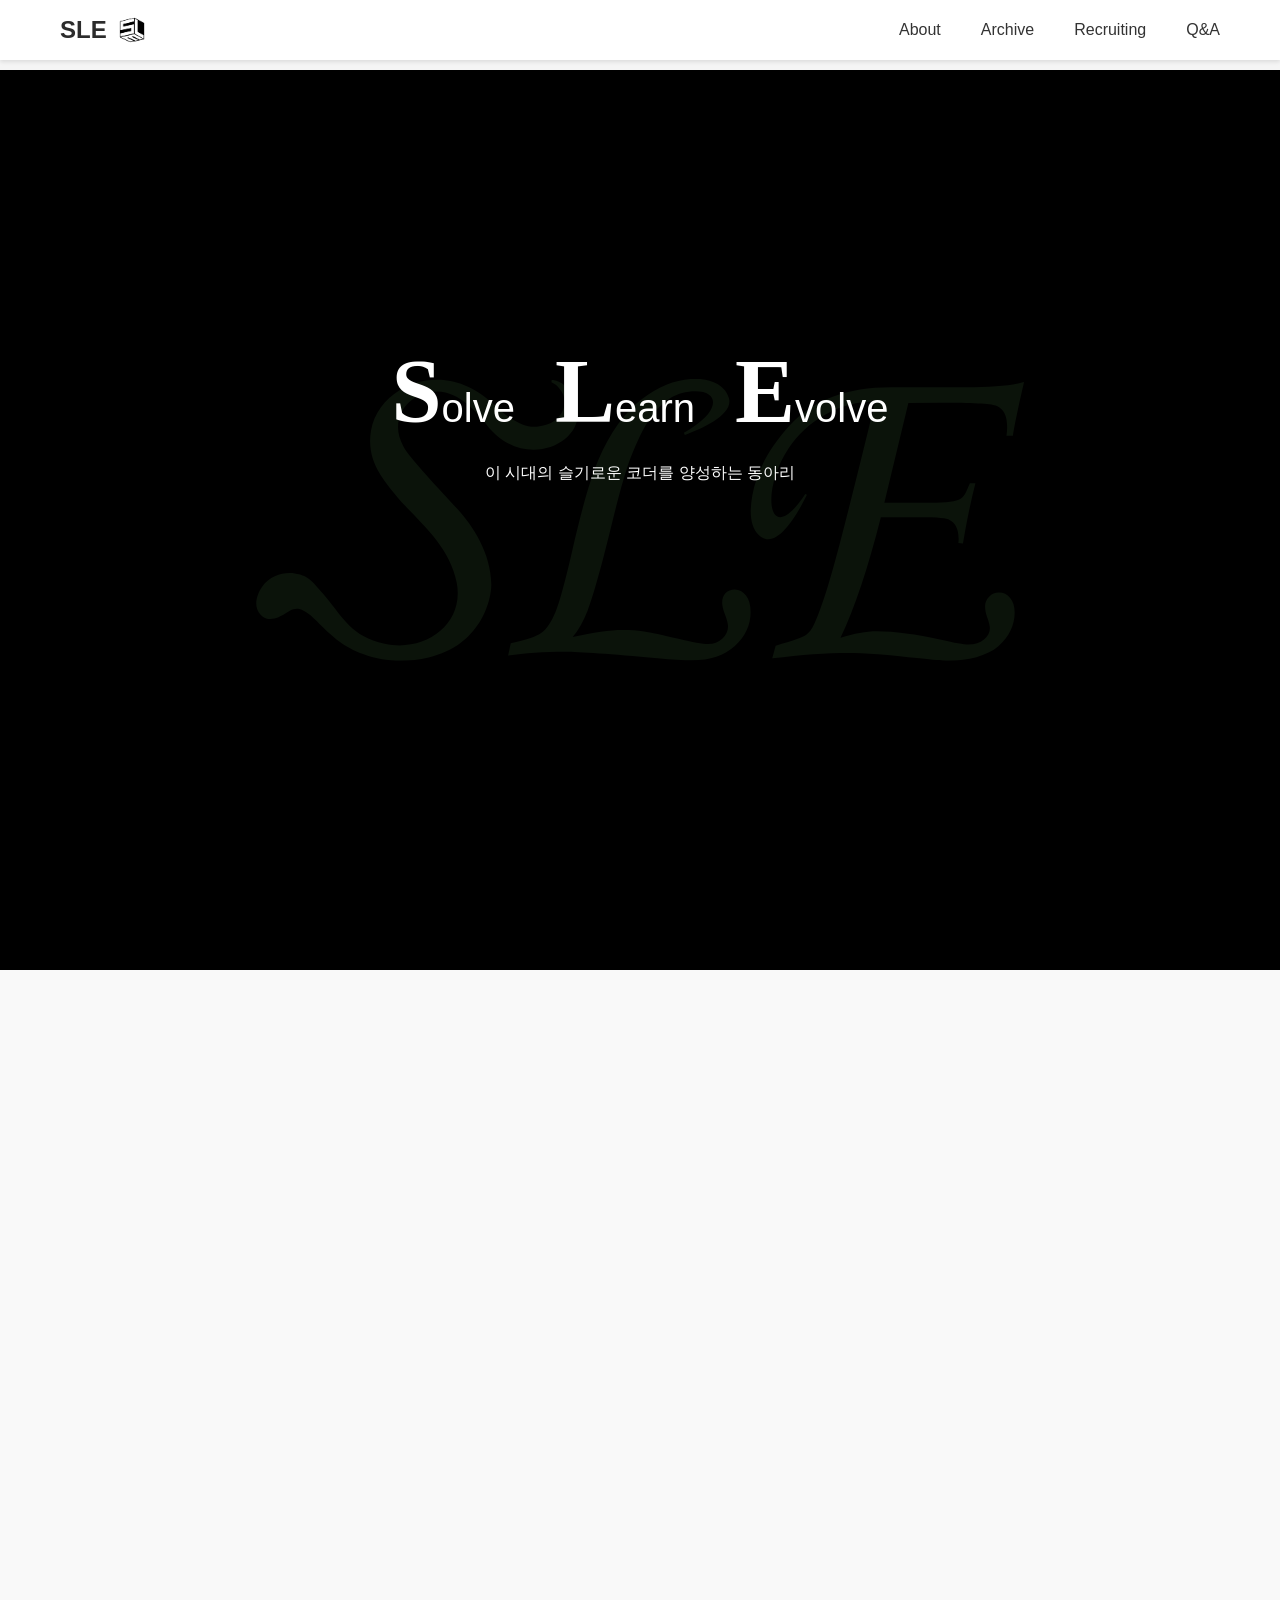
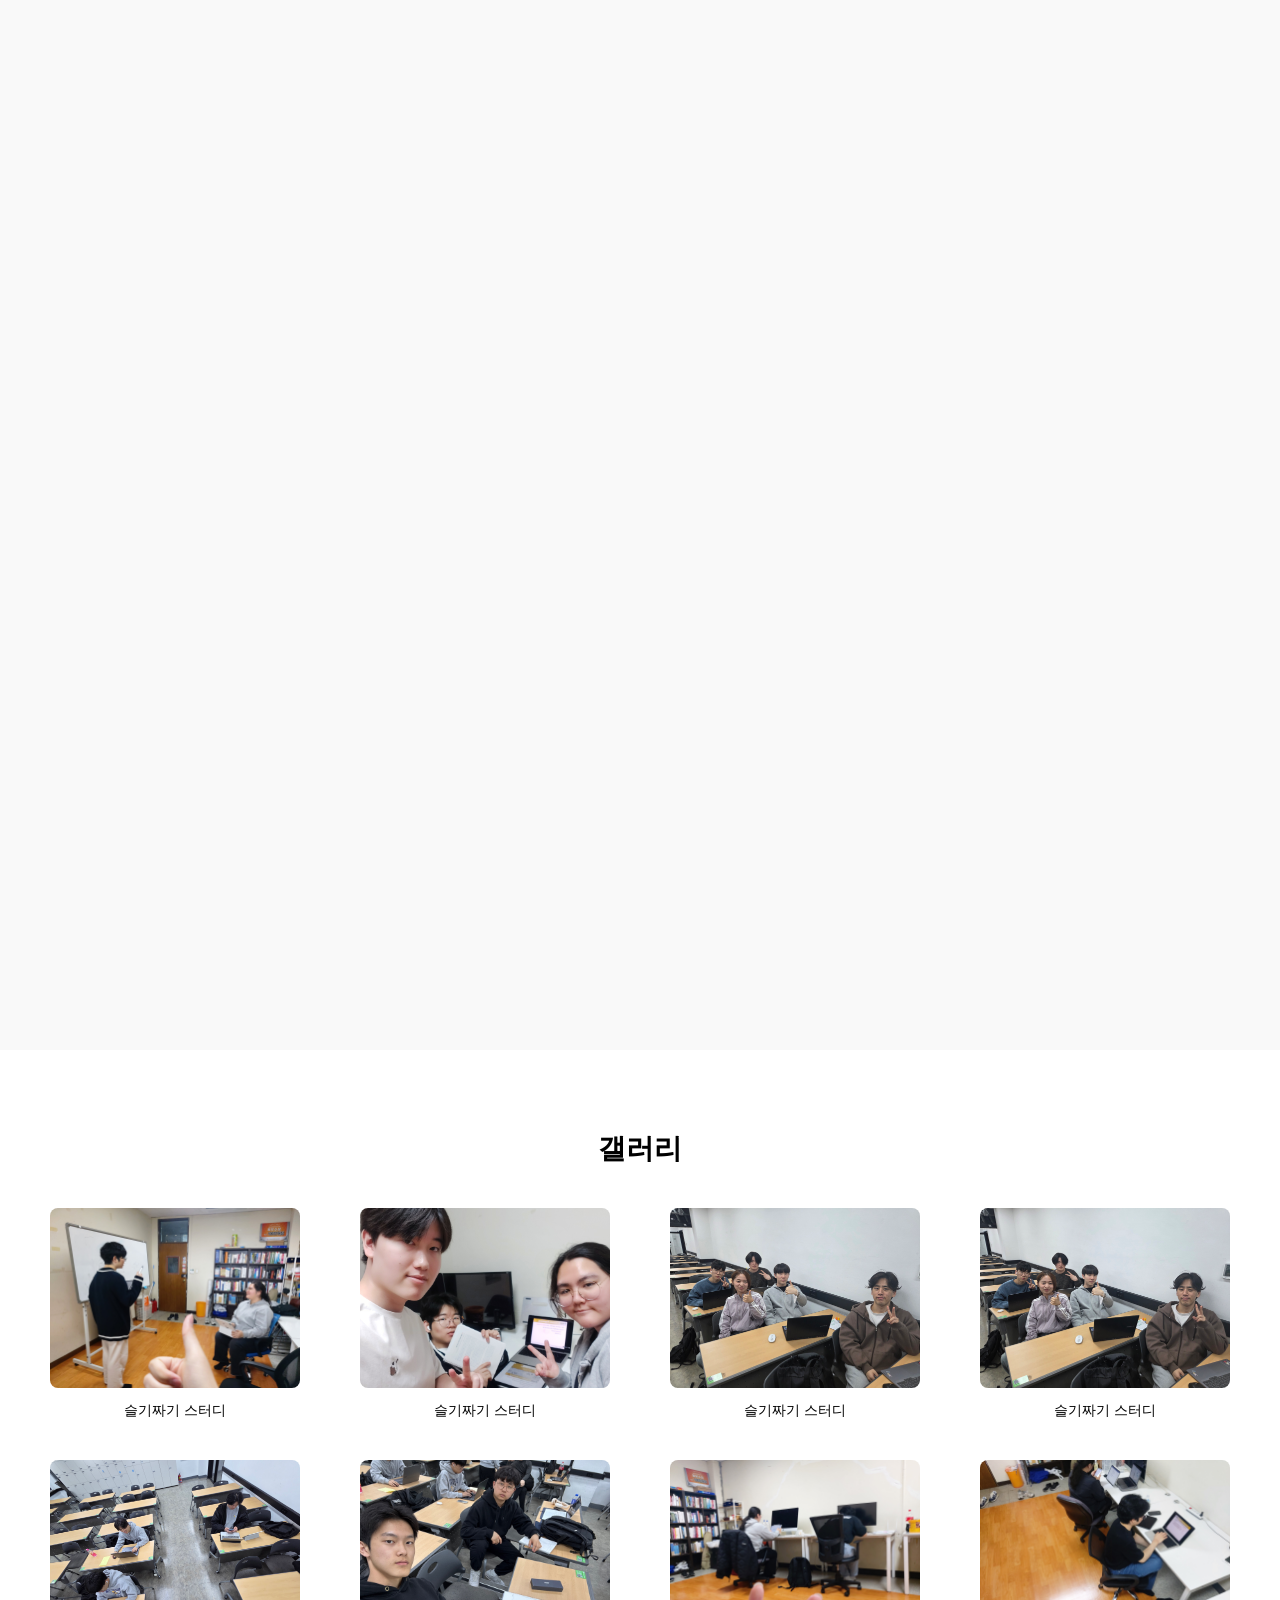
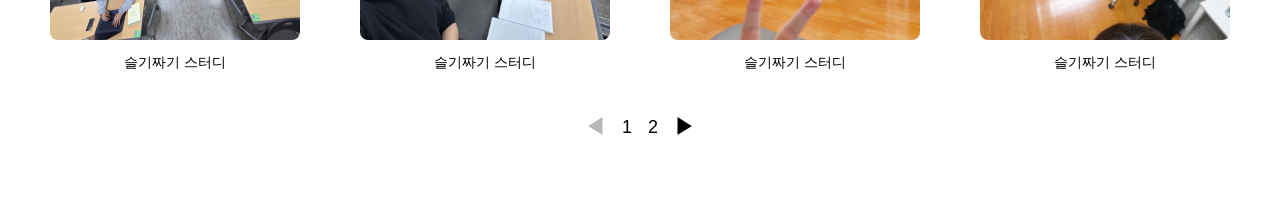
<file: html/about.html>
<!DOCTYPE html>
<html lang="ko">
<head>
  <meta charset="UTF-8" />
  <meta name="viewport" content="width=device-width, initial-scale=1.0" />
  <title>소개 페이지</title>
  <link rel="stylesheet" href="../css/about.css" />
  <link rel="stylesheet" href="../css/header.css">
</head>
<body>

  <header class="header">
    <div class="container">
      <a href="./index.html" class="logo">
        <span class="logo-text">SLE</span>
        <img src="../img/logo.png" alt="SLE Cube Logo" class="logo-img">
      </a>
      <nav class="nav">
        <a href="./about.html">About</a>
        <a href="./project.html">Archive</a>
        <a href="./recruit.html">Recruiting</a>
        <a href="./qna.html">Q&A</a>
      </nav>
    </div>
  </header>

  <!-- Hero 섹션 -->
  <section class="hero">
    <img src="../img/logo.svg" alt="SLE 로고" class="logo-image" />
    <div class="overlay"></div>
    <div class="overlay-text">
      <span class="word"><strong>S</strong>olve</span>
      <span class="word"><strong>L</strong>earn</span>
      <span class="word"><strong>E</strong>volve</span>
    </div>
    <p class="subtitle">이 시대의 슬기로운 코더를 양성하는 동아리</p>
  </section>

  <!-- 활동 섹션 -->
  <section class="slide-container">
    <div class="scroll-wrapper">
      <div class="slider-track" id="sliderTrack">
        <div class="card"><img src="../img/meeting.svg" /><h3>정모</h3><p>매주 화요일 19:00 ~ 20:30 전체 동아리원이 모여 친목 시간을 갖습니다.</p></div>
        <div class="card"><img src="../img/study.svg" /><h3>스터디</h3><p>슬기짜기에서는 학년별 필수 스터디, 직군별 필수 스터디를 진행합니다.</p></div>
        <div class="card"><img src="../img/outing.svg" /><h3>아웃팅</h3><p>동아리원들이 함께 학교 밖으로 나가 즐기는 친목 활동입니다.</p></div>
        <div class="card"><img src="../img/project.svg" /><h3>방학 프로젝트</h3><p>3주간 몰입하는, 내가 주도하는 진짜 프로젝트</p></div>
        <div class="card"><img src="../img/endparty.svg" /><h3>슬년회</h3><p>방학 프로젝트의 마지막 주, 완성된 프로젝트를 발표하고 OB들과 소통합니다.</p></div>
      </div>
    </div>
  </section>

  <!-- 갤러리 섹션 추가 -->
  <section class="gallery-section">
    <h2 class="gallery-title">갤러리</h2>

    <div class="gallery-grid" id="galleryGrid">
      <!-- 자바스크립트로 삽입될 이미지들 -->
    </div>

    <div class="pagination" id="pagination">
      <button id="prevPage">&#9664;</button>
      <span class="page-number active" data-page="1">1</span>
      <span class="page-number" data-page="2">2</span>
      <button id="nextPage">&#9654;</button>
    </div>
  </section>

  <!-- JS -->
  <script>
    const track = document.getElementById('sliderTrack');
    const slideSection = document.querySelector('.slide-container');

    window.addEventListener('scroll', () => {
      const sectionTop = slideSection.offsetTop;
      const sectionHeight = slideSection.offsetHeight;
      const scrollY = window.scrollY;

      const visibleHeight = sectionHeight - window.innerHeight;
      const startScroll = sectionTop + visibleHeight * 0.3333;
      const endScroll = sectionTop + visibleHeight * 0.6666;

      const maxTranslateX = track.scrollWidth - window.innerWidth;

      if (scrollY < startScroll) {
        track.style.transform = `translateX(0px)`;
      } else if (scrollY >= endScroll) {
        track.style.transform = `translateX(-${maxTranslateX}px)`;
      } else {
        const percent = (scrollY - startScroll) / (endScroll - startScroll);
        track.style.transform = `translateX(-${percent * maxTranslateX}px)`;
      }
    });

    window.addEventListener('load', () => {
      const trackWidth = track.scrollWidth;
      document.querySelector('.slide-container').style.height = trackWidth + 'px';
    });

    // 갤러리 페이지네이션
    const imagesPerPage = 8;
    const totalImages = 16;
    const galleryGrid = document.getElementById('galleryGrid');
    const pageNumbers = document.querySelectorAll('.page-number');
    const prevBtn = document.getElementById('prevPage');
    const nextBtn = document.getElementById('nextPage');

    function loadGalleryPage(page) {
      galleryGrid.innerHTML = '';
      const start = (page - 1) * imagesPerPage + 1;
      const end = Math.min(start + imagesPerPage - 1, totalImages);

      for (let i = start; i <= end; i++) {
        const card = document.createElement('div');
        card.className = 'gallery-card';
        card.innerHTML = `
          <img src="../img/gallery/${i}.jpg" alt="슬기짜기 스터디 ${i}" class="placeholder" />
          <p>슬기짜기 스터디</p>
        `;
        galleryGrid.appendChild(card);
      }

      pageNumbers.forEach(span => span.classList.remove('active'));
      document.querySelector(`.page-number[data-page="${page}"]`).classList.add('active');

      prevBtn.disabled = (page === 1);
      nextBtn.disabled = (page === Math.ceil(totalImages / imagesPerPage));
    }

    loadGalleryPage(1);

    pageNumbers.forEach(span => {
      span.addEventListener('click', () => {
        const page = parseInt(span.dataset.page);
        loadGalleryPage(page);
      });
    });

    prevBtn.addEventListener('click', () => {
      const current = parseInt(document.querySelector('.page-number.active').dataset.page);
      if (current > 1) loadGalleryPage(current - 1);
    });

    nextBtn.addEventListener('click', () => {
      const current = parseInt(document.querySelector('.page-number.active').dataset.page);
      if (current < Math.ceil(totalImages / imagesPerPage)) loadGalleryPage(current + 1);
    });
  </script>

</body>
</html>
</file>
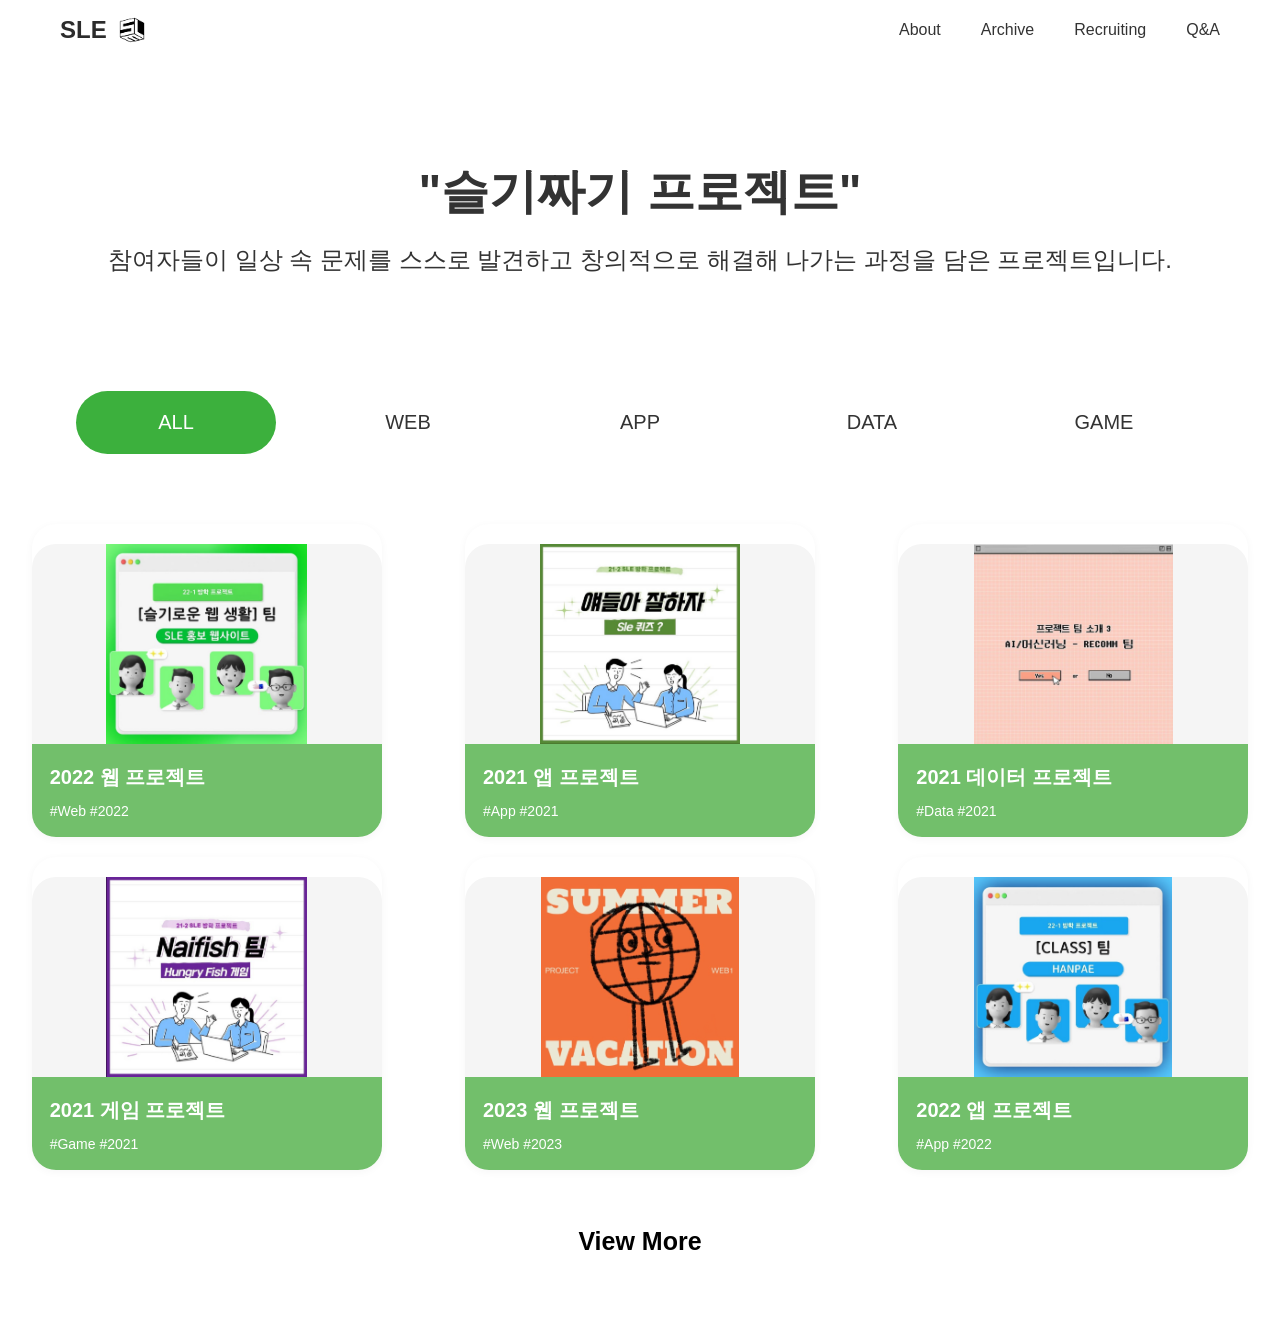
<file: html/project.html>
<!DOCTYPE html>
<html lang="ko">

<head>
    <meta charset="UTF-8">
    <meta name="viewport" content="width=device-width, initial-scale=1.0">
    <title>슬기짜기 프로젝트</title>
    <link rel="stylesheet" href="../css/project.css">
    <link rel="stylesheet" href="../css/project-imgbox.css">
    <style>
        * {
            margin: 0;
            padding: 0;
            box-sizing: border-box;
        }

        body {
            font-family: Arial, sans-serif;
            background-color: #f5f5f5;
        }

        .header {
            background-color: white;
            padding: 15px 0;
            box-shadow: 0 2px 4px rgba(0, 0, 0, 0.1);
        }

        .container {
            max-width: 1200px;
            margin: 0 auto;
            padding: 0 20px;
            display: flex;
            justify-content: space-between;
            align-items: center;
        }

        .logo {
            display: flex;
            align-items: center;
            text-decoration: none;
        }

        .logo-text {
            color: #2c2c2c;
            font-size: 24px;
            font-weight: bold;
            margin-right: 10px;
        }

        .logo-img {
            width: 30px;
            height: 30px;
            object-fit: contain;
        }

        .nav {
            display: flex;
            gap: 40px;
        }

        .nav a {
            color: #333;
            text-decoration: none;
            font-size: 16px;
            transition: color 0.3s ease;
        }

        .nav a:hover {
            color: #666;
        }

        /* 반응형 디자인 */
        @media (max-width: 768px) {
            .container {
                flex-direction: column;
                gap: 20px;
            }

            .nav {
                gap: 20px;
            }
        }
    </style>
</head>

<body>
    <header class="header">
        <div class="container">
            <a href="./index.html" class="logo">
                <span class="logo-text">SLE</span>
                <img src="../img/logo.png" alt="SLE Cube Logo" class="logo-img">
            </a>
            <nav class="nav">
                <a href="./about.html">About</a>
                <a href="./project.html">Archive</a>
                <a href="./recruit.html">Recruiting</a>
                <a href="./qna.html">Q&A</a>
            </nav>
        </div>
    </header>
    <main class="project-main">
        <div class="project-header">
            <h1 id="title" class="title-slegizzagi">"슬기짜기 프로젝트"</h1>
            <p class="subtitle-slegizzagi">참여자들이 일상 속 문제를 스스로 발견하고 창의적으로 해결해 나가는 과정을 담은 프로젝트입니다.</p>
        </div>
        <nav class="category-menu">
            <ul class="category-list">
                <li><button class="active" id="category-item1">ALL</button></li>
                <li><button id="category-item2">WEB</button></li>
                <li><button id="category-item3">APP</button></li>
                <li><button id="category-item4">DATA</button></li>
                <li><button id="category-item5">GAME</button></li>
            </ul>
        </nav>

        <div class="project-card-container">
            <div class="project-card" data-id="1" data-category="WEB">
                <div class="project-image">
                    <img src="../img/project/2022-web1.jpeg" alt="사진" class="image-text">
                </div>
                <div class="project-info">
                    <div class="project-meta">
                        <p class="project-meta-title">2022 웹 프로젝트</p>
                    </div>
                    <div class="project-tags">
                        #Web #2022
                    </div>
                </div>
            </div>

            <div class="project-card" data-id="2" data-category="APP">
                <div class="project-image">
                    <img src="../img/project/2021-app1.jpeg" alt="사진" class="image-text">
                </div>
                <div class="project-info">
                    <div class="project-meta">
                        <p class="project-meta-title">2021 앱 프로젝트</p>
                    </div>
                    <div class="project-tags">
                        #App #2021
                    </div>
                </div>
            </div>

            <div class="project-card" data-id="3" data-category="DATA">
                <div class="project-image">
                    <img src="../img/project/2021-data1.jpeg" alt="사진" class="image-text">
                </div>
                <div class="project-info">
                    <div class="project-meta">
                        <p class="project-meta-title">2021 데이터 프로젝트</p>
                    </div>
                    <div class="project-tags">
                        #Data #2021
                    </div>
                </div>
            </div>

            <div class="project-card" data-id="4" data-category="GAME">
                <div class="project-image">
                    <img src="../img/project/2021-game1.jpeg" alt="사진" class="image-text">
                </div>
                <div class="project-info">
                    <div class="project-meta">
                        <p class="project-meta-title">2021 게임 프로젝트</p>
                    </div>
                    <div class="project-tags">
                        #Game #2021
                    </div>
                </div>
            </div>

            <div class="project-card" data-id="5" data-category="WEB">
                <div class="project-image">
                    <img src="../img/project/2023-web1.jpeg" alt="사진" class="image-text">
                </div>
                <div class="project-info">
                    <div class="project-meta">
                        <p class="project-meta-title">2023 웹 프로젝트</p>
                    </div>
                    <div class="project-tags">
                        #Web #2023
                    </div>
                </div>
            </div>

            <div class="project-card" data-id="6" data-category="APP">
                <div class="project-image">
                    <img src="../img/project/2022-app1.jpeg" alt="사진" class="image-text">
                </div>
                <div class="project-info">
                    <div class="project-meta">
                        <p class="project-meta-title">2022 앱 프로젝트</p>
                    </div>
                    <div class="project-tags">
                        #App #2022
                    </div>
                </div>
            </div>

            <div class="project-card hidden" data-id="7" data-category="APP">
                <div class="project-image">
                    <img src="../img/project/2023-app2.jpeg" alt="사진" class="image-text">
                </div>
                <div class="project-info">
                    <div class="project-meta">
                        <p class="project-meta-title">2023 앱 프로젝트</p>
                    </div>
                    <div class="project-tags">
                        #App #2023
                    </div>
                </div>
            </div>



            <div class="project-card hidden" data-id="8" data-category="DATA">
                <div class="project-image">
                    <img src="../img/project/2023-data1.jpeg" alt="사진" class="image-text">
                </div>
                <div class="project-info">
                    <div class="project-meta">
                        <p class="project-meta-title">2023 데이터 프로젝트</p>
                    </div>
                    <div class="project-tags">
                        #Data #2023
                    </div>
                </div>
            </div>

            <div class="project-card hidden" data-id="9" data-category="WEB">
                <div class="project-image">
                    <img src="../img/project/2023-web2.jpeg" alt="사진" class="image-text">
                </div>
                <div class="project-info">
                    <div class="project-meta">
                        <p class="project-meta-title">2023 웹 프로젝트</p>
                    </div>
                    <div class="project-tags">
                        #Web #2023
                    </div>
                </div>
            </div>
        </div>
        <div class="view-more-container">
            <button class="view-more">View More</button>
        </div>
    </main>
    <script type="module" src="../scripts/project.js"></script>
</body>

</html>
</file>
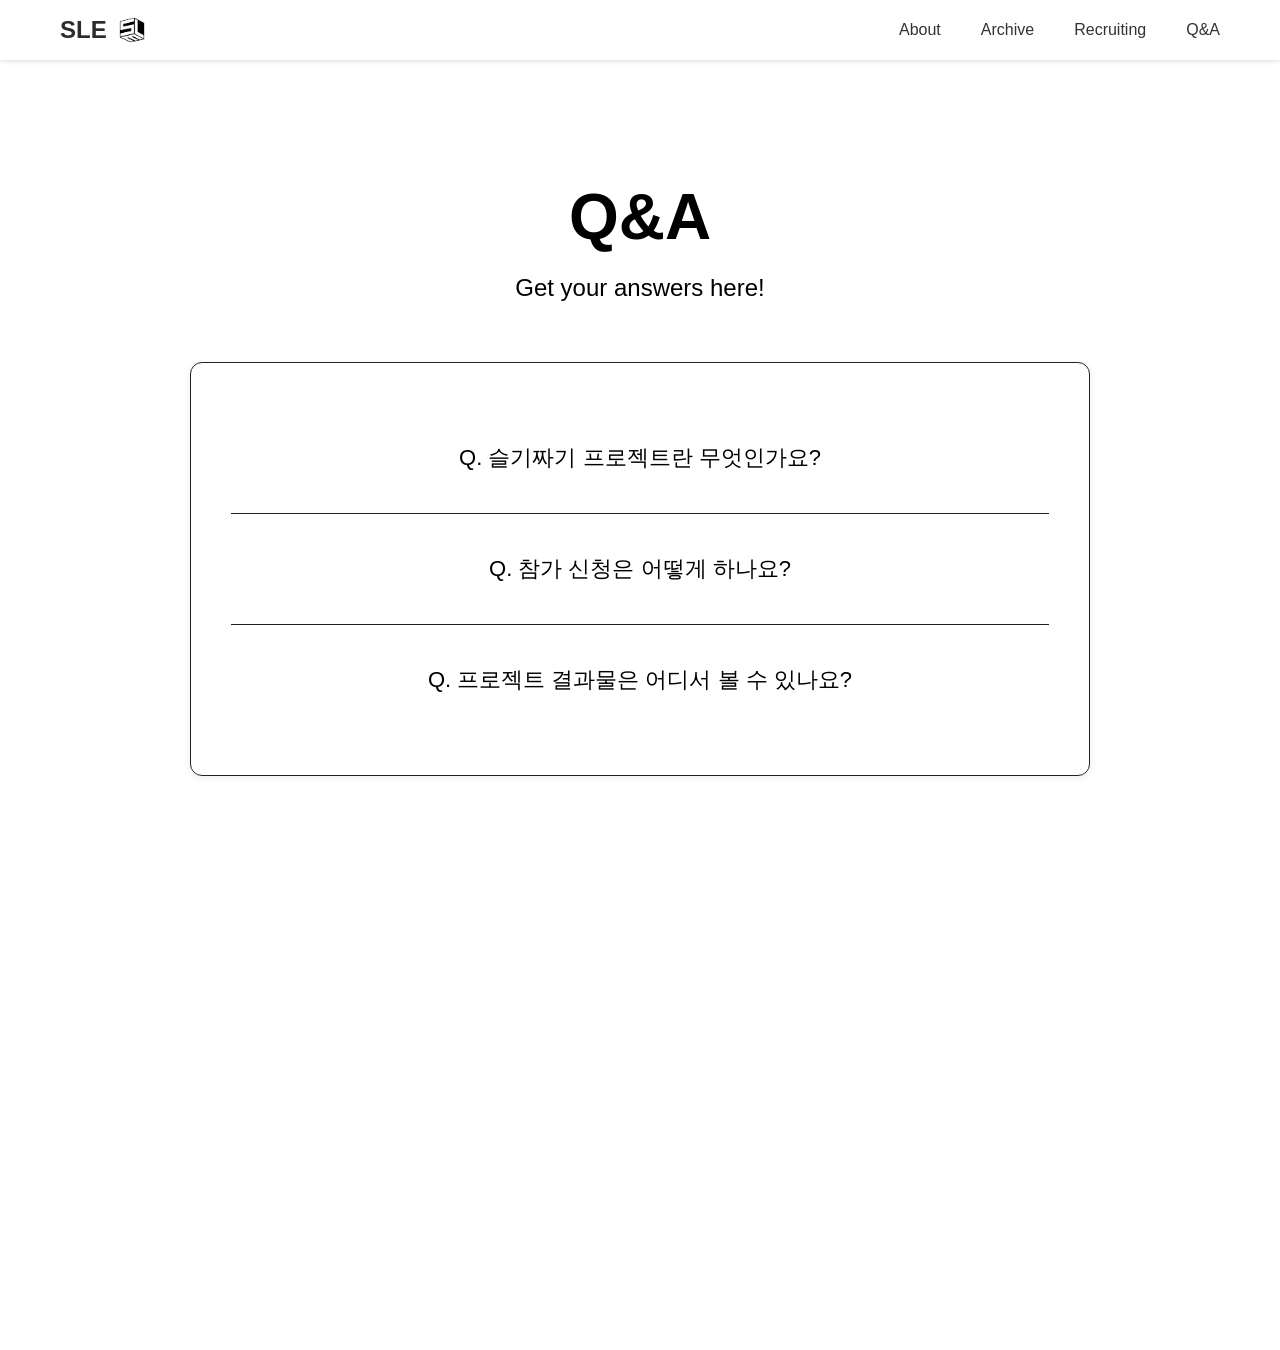
<file: html/qna.html>
<!DOCTYPE html>
<html lang="en">

<head>
    <meta charset="UTF-8">
    <meta name="viewport" content="width=device-width, initial-scale=1.0">
    <title>Q&A</title>
    <link rel="stylesheet" href="../css/qna.css">
    <style>
        * {
            margin: 0;
            padding: 0;
            box-sizing: border-box;
        }

        body {
            font-family: Arial, sans-serif;
            background-color: #fff;
        }

        .header {
            background-color: white;
            padding: 15px 0;
            box-shadow: 0 2px 4px rgba(0, 0, 0, 0.1);
        }

        .container {
            max-width: 1200px;
            margin: 0 auto;
            padding: 0 20px;
            display: flex;
            justify-content: space-between;
            align-items: center;
        }

        .logo {
            display: flex;
            align-items: center;
            text-decoration: none;
        }

        .logo-text {
            color: #2c2c2c;
            font-size: 24px;
            font-weight: bold;
            margin-right: 10px;
        }

        .logo-img {
            width: 30px;
            height: 30px;
            object-fit: contain;
        }

        .nav {
            display: flex;
            gap: 40px;
        }

        .nav a {
            color: #333;
            text-decoration: none;
            font-size: 16px;
            transition: color 0.3s ease;
        }

        .nav a:hover {
            color: #666;
        }

        /* 반응형 디자인 */
        @media (max-width: 768px) {
            .container {
                flex-direction: column;
                gap: 20px;
            }

            .nav {
                gap: 20px;
            }
        }
    </style>
</head>

<body>
    <header class="header">
        <div class="container">
            <a href="./index.html" class="logo">
                <span class="logo-text">SLE</span>
                <img src="../img/logo.png" alt="SLE Cube Logo" class="logo-img">
            </a>
            <nav class="nav">
                <a href="./about.html">About</a>
                <a href="./project.html">Archive</a>
                <a href="./recruit.html">Recruiting</a>
                <a href="./qna.html">Q&A</a>
            </nav>
        </div>
    </header>
    <div class="main-container">
        <div class="qna-title">
            <h1 class="qna-title-text">Q&A</h1>
            <div class="qna-list">
                <h2 class="qna-list-text-title">Get your answers here!</h2>
            </div>
        </div>

        <div class="faq-container">
            <div class="faq-question">Q. 슬기짜기 프로젝트란 무엇인가요?</div>
            <div class="faq-answer">A. 슬기짜기 프로젝트는 참여자들이 일상 속 문제를 스스로 발견하고 창의적으로 해결해 나가는 과정을 담은 프로젝트입니다.</div>
            <hr class="faq-divider">
            <div class="faq-question">Q. 참가 신청은 어떻게 하나요?</div>
            <div class="faq-answer">A. 참가 신청은 홈페이지의 모집 공고를 참고하여 온라인으로 지원하실 수 있습니다.</div>
            <hr class="faq-divider">
            <div class="faq-question">Q. 프로젝트 결과물은 어디서 볼 수 있나요?</div>
            <div class="faq-answer">A. 프로젝트 결과물은 프로젝트 페이지에서 확인하실 수 있습니다.</div>
        </div>
        <div class="qna-extra-info hidden" style="text-align:center; margin: 80px 0 40px 0;">
            <h2 style="font-size:2.5rem; font-weight:900; margin-bottom:32px;" class="qna-extra-info-title">Q&amp;A로
                해결되지 않으셨다면?</h2>
            <div style="font-size:1.2rem; margin-bottom:10px;" class="qna-extra-info-text">기타 문의 사항 / 자세한 정보 등이 필요한 분을
                위해 !</div>
            <div style="font-size:1.2rem; margin-bottom:10px; font-weight:600;" class="qna-extra-info-text">슬기짜기가 직접 보고
                바로 답변드려요.</div>
            <div style="font-size:1.2rem; margin-bottom:30px;" class="qna-extra-info-text">아래 노션 링크에 편하게 남겨주세요.</div>
            <a href="https://www.notion.so/your-notion-link" target="_blank"
                style="display:inline-block; background:#ddd; color:#222; font-weight:700; padding:18px 40px; border-radius:8px; font-size:1.2rem; text-decoration:none; margin-bottom:10px;">F&amp;Q<br><span
                    style="font-weight:400; font-size:1rem;">Notion link로 이동 →</span></a>
        </div>
    </div>
    <script src="../scripts/qna.js"></script>
</body>

</html>
</file>
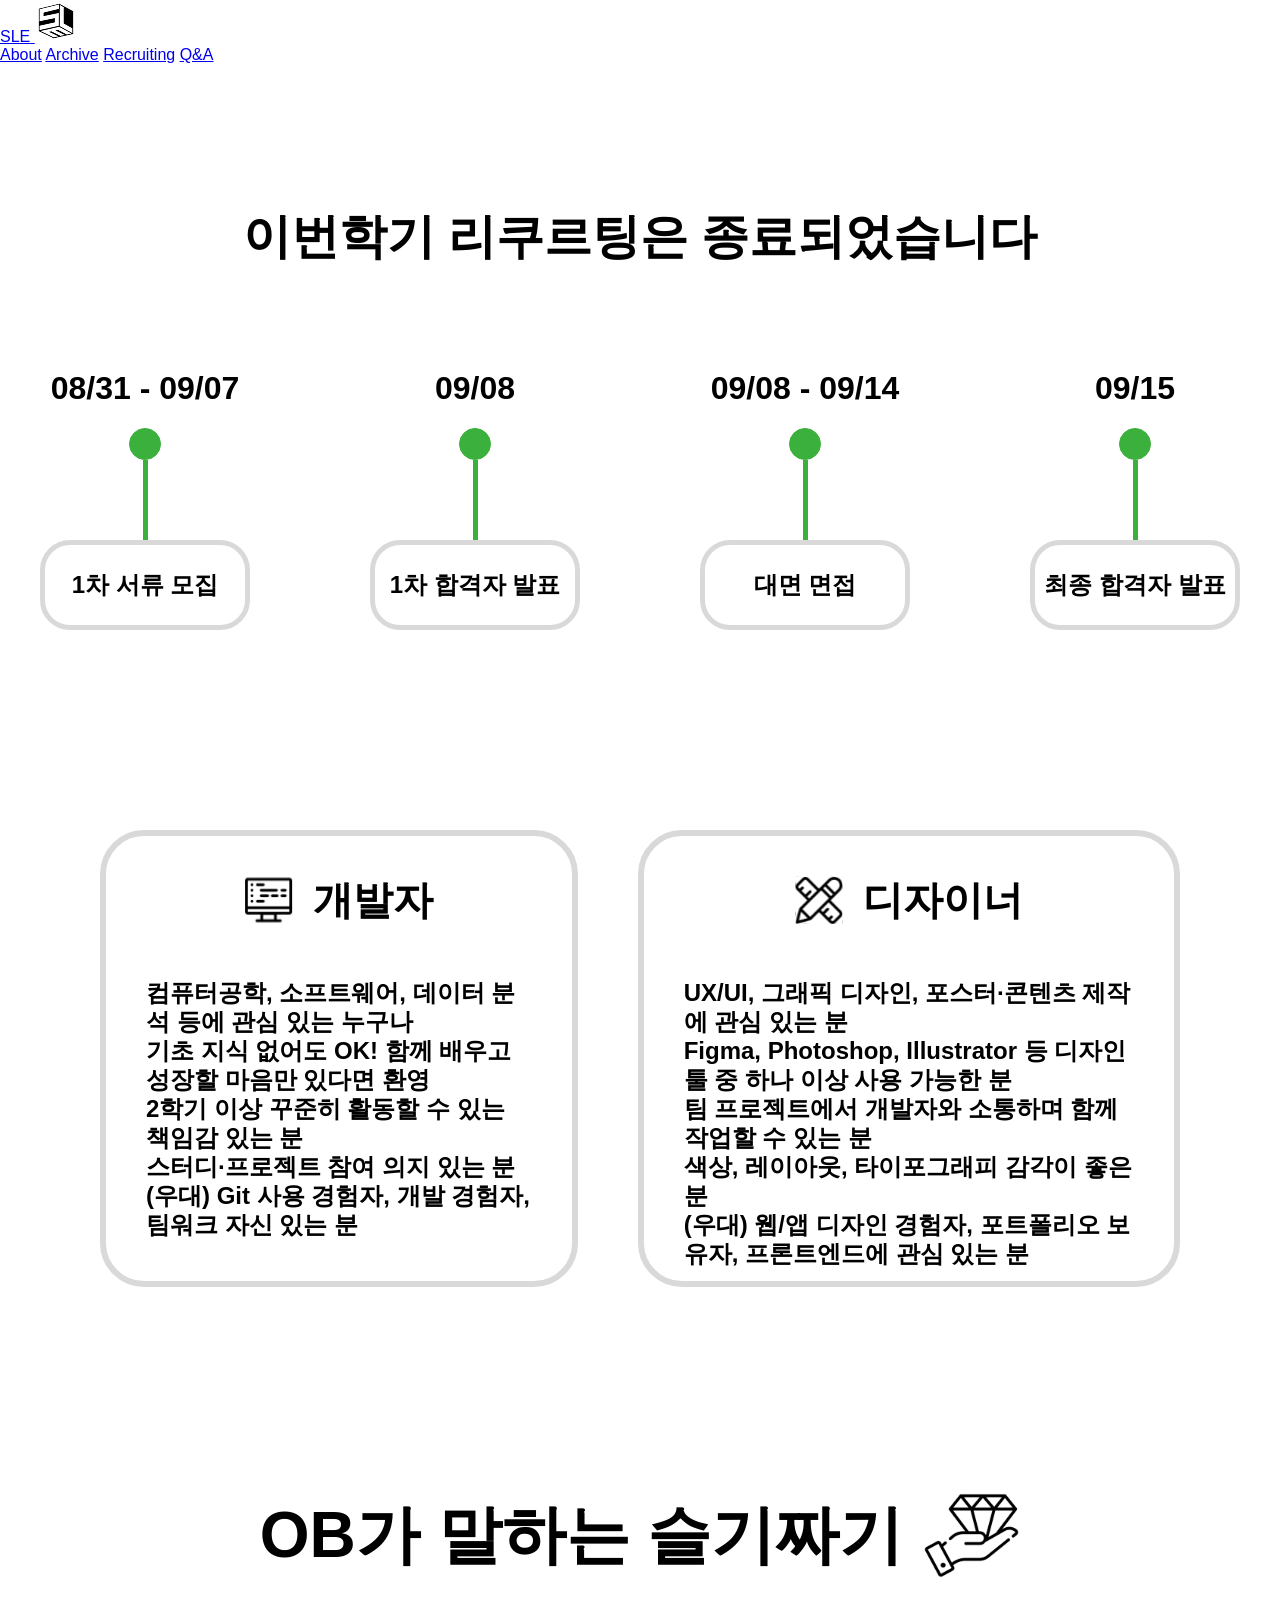
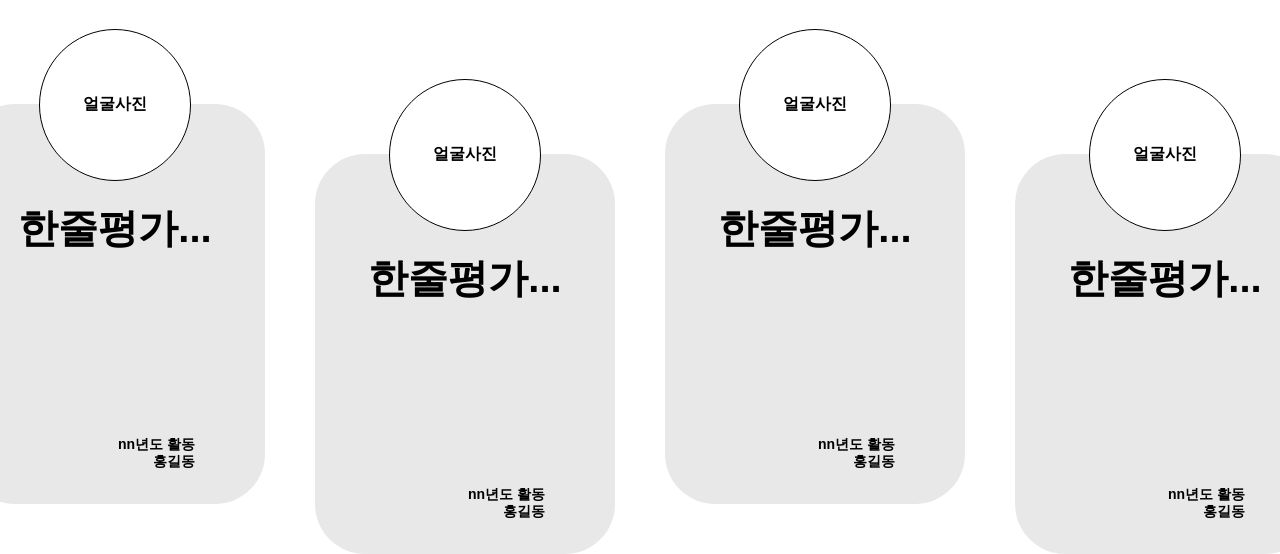
<file: html/recruit.html>
<!DOCTYPE html>
<html lang="ko">
<head>
  <meta charset="UTF-8" />
  <title>슬기짜기 리크루팅</title>
  <link rel="stylesheet" href="../css/recruit.css" />
</head>
<body>
  <div id="header-placeholder"></div>

  <main>
    <!-- Hero Section -->
    <section class="hero">
      <h1 id="hero-text">
        슬기짜기 리크루팅<br>
        마감까지 <span id="d-day">DD일!</span>
      </h1>
      <div class="cta-button" id="cta-btn">
        <span class="cta-text">지금 지원하기</span>
        <span class="cta-subtext">Google Forms로 이동 →</span>
      </div>
    </section>

    <!-- Timeline Section -->
    <section class="timeline-section">
      <div class="timeline-container">
        <div class="timeline-item">
          <div class="date">08/31 - 09/07</div>
          <div class="dot"></div>
          <div class="line"></div>
          <div class="label-box">1차 서류 모집</div>
        </div>
        <div class="timeline-item">
          <div class="date">09/08</div>
          <div class="dot"></div>
          <div class="line"></div>
          <div class="label-box">1차 합격자 발표</div>
        </div>
        <div class="timeline-item">
          <div class="date">09/08 - 09/14</div>
          <div class="dot"></div>
          <div class="line"></div>
          <div class="label-box">대면 면접</div>
        </div>
        <div class="timeline-item">
          <div class="date">09/15</div>
          <div class="dot"></div>
          <div class="line"></div>
          <div class="label-box">최종 합격자 발표</div>
        </div>
      </div>
    </section>

    <!-- Requirements Section -->
    <section class="requirements">
      <div class="requirement-box dev">
        <div class="title">
          <img src="../img/rec1.svg" alt="개발자 아이콘" />
          <span>개발자</span>
        </div>
        <p>
          컴퓨터공학, 소프트웨어, 데이터 분석 등에 관심 있는 누구나<br />
          기초 지식 없어도 OK! 함께 배우고 성장할 마음만 있다면 환영<br />
          2학기 이상 꾸준히 활동할 수 있는 책임감 있는 분<br />
          스터디·프로젝트 참여 의지 있는 분<br />
          (우대) Git 사용 경험자, 개발 경험자, 팀워크 자신 있는 분
        </p>
      </div>

      <div class="requirement-box designer">
        <div class="title">
          <img src="../img/rec2.svg" alt="디자이너 아이콘" />
          <span>디자이너</span>
        </div>
        <p>
          UX/UI, 그래픽 디자인, 포스터·콘텐츠 제작에 관심 있는 분<br />
          Figma, Photoshop, Illustrator 등 디자인 툴 중 하나 이상 사용 가능한 분<br />
          팀 프로젝트에서 개발자와 소통하며 함께 작업할 수 있는 분<br />
          색상, 레이아웃, 타이포그래피 감각이 좋은 분<br />
          (우대) 웹/앱 디자인 경험자, 포트폴리오 보유자, 프론트엔드에 관심 있는 분
        </p>
      </div>
    </section>

    <!-- OB Section -->
    <section class="ob-section">
      <div class="ob-title">
        <h2>OB가 말하는 슬기짜기</h2>
        <img src="../img/rec3.svg" alt="다이아몬드" class="ob-icon" />
      </div>

      <div class="ob-cards">
        <div class="ob-card zigzag-high">
          <div class="ob-photo">얼굴사진</div>
          <p class="ob-comment">한줄평가...</p>
          <p class="ob-name">nn년도 활동<br>홍길동</p>
        </div>

        <div class="ob-card zigzag-low">
          <div class="ob-photo">얼굴사진</div>
          <p class="ob-comment">한줄평가...</p>
          <p class="ob-name">nn년도 활동<br>홍길동</p>
        </div>

        <div class="ob-card zigzag-high">
          <div class="ob-photo">얼굴사진</div>
          <p class="ob-comment">한줄평가...</p>
          <p class="ob-name">nn년도 활동<br>홍길동</p>
        </div>

        <div class="ob-card zigzag-low">
          <div class="ob-photo">얼굴사진</div>
          <p class="ob-comment">한줄평가...</p>
          <p class="ob-name">nn년도 활동<br>홍길동</p>
        </div>
      </div>
    </section>
  </main>

  <script>
    // 헤더 불러오기
    fetch('header.html')
      .then(res => res.text())
      .then(data => {
        document.getElementById('header-placeholder').innerHTML = data;
      });

    // Hero D-day 계산
    const dDay = new Date('2025-09-07');
    const today = new Date();
    const diffTime = dDay - today;
    let diffDays = Math.ceil(diffTime / (1000 * 60 * 60 * 24));

    const heroText = document.getElementById('hero-text');
    const ctaBtn = document.getElementById('cta-btn');
    const dDaySpan = document.getElementById('d-day');

    if (diffDays < 0) {
      heroText.innerHTML = '이번학기 리쿠르팅은 종료되었습니다';
      ctaBtn.style.display = 'none';
    } else {
      dDaySpan.textContent = `${diffDays}일!`;
    }
  </script>
</body>
</html>
</file>
<file: css/about.css>
/* 기본 초기화 */
body, html {
  margin: 0;
  padding: 0;
  font-family: 'Noto Sans KR', sans-serif;
}

/* HERO 영역 */
.hero {
  position: relative;
  width: 100vw;
  height: 100vh;
  overflow: hidden;
  background-color: black;
}

.logo-image {
  position: absolute;
  top: 50%;
  left: 50%;
  width: 60vw;
  transform: translate(-50%, -50%);
  z-index: 0;
}

.overlay {
  position: absolute;
  width: 100%;
  height: 100%;
  background-color: rgba(0,0,0,0.9);
  top: 0;
  left: 0;
  z-index: 1;
}

.overlay-text {
  position: relative;
  z-index: 2;
  display: flex;
  justify-content: center;
  gap: 40px;
  margin-top: 30vh;
}
.overlay-text .word strong {
  font-family: "Abril Fatface";
  font-size: 90px;
  color: white;
}
.overlay-text .word {
  font-size: 40px;
  color: white;
}

.subtitle {
  text-align: center;
  color: white;
  z-index: 2;
  position: relative;
  margin-top: 20px;
}
/* Slide container 자체가 영역을 갖도록 */
.slide-container {
  z-index: -1;
  position: relative;
  background: #f9f9f9;
  height: 150vh; /* 슬라이드 애니메이션 동안 충분한 스크롤 영역 확보 */
  overflow: hidden;
}

.scroll-wrapper {
  position: fixed;
  top: 0;
  left: 0;
  height: 100vh;
  width: 100vw;
  z-index: 1;
}


/* 슬라이드 트랙은 좌우로 이동 */
.slider-track {
  display: flex;
  height: 100vh;
  align-items: center;
  transition: transform 0.1s ease-out;
  will-change: transform;
}


.card {
  flex: 0 0 auto;
  width: 300px;
  height: 400px;
  background: white;
  margin: 0 20px;
  padding: 20px;
  border-radius: 10px;
  box-shadow: 0 4px 12px rgba(0,0,0,0.1);
  text-align: center;
  padding-right: 30px;
}

.card img {
  width: 100%;
  border-radius: 8px;
}

.gallery-section {
  padding: 80px 40px;
  background: white;
  text-align: center;
}

.gallery-title {
  font-size: 28px;
  margin-bottom: 40px;
  font-weight: bold;
}

.gallery-grid {
  display: grid;
  grid-template-columns: repeat(4, 1fr);
  grid-gap: 40px;
  justify-items: center;
  margin-bottom: 40px;
}

.gallery-card {
  width: 250px;
  text-align: center;
}

.gallery-card img,
.gallery-card .placeholder {
  width: 100%;
  height: 180px;
  object-fit: cover;
  background-color: #ddd;
  border-radius: 8px;
}

.gallery-card p {
  margin-top: 10px;
  font-size: 14px;
}

/* 페이지네이션 스타일 */
.pagination {
  display: flex;
  justify-content: center;
  gap: 16px;
  font-size: 18px;
  align-items: center;
}

.pagination button {
  background: none;
  border: none;
  font-size: 22px;
  cursor: pointer;
}
</file>
<file: css/header.css>
/* 초기화 */
* {
    margin: 0;
    padding: 0;
    box-sizing: border-box;
}

/* 바디 */
body {
    font-family: Arial, sans-serif;
    background-color: #f5f5f5;
    padding-top: 70px; /* 헤더 높이만큼 여백 확보 */
}

/* 고정 헤더 */
.header {
    position: fixed;
    top: 0;
    left: 0;
    width: 100%;
    background-color: white;
    padding: 15px 0;
    box-shadow: 0 2px 4px rgba(0,0,0,0.1);
    z-index: 999;
}

/* 컨테이너 */
.container {
    max-width: 1200px;
    height: 30px;
    margin: 0 auto;
    padding: 0 20px;
    display: flex;
    justify-content: space-between;
    align-items: center;
}

/* 로고 */
.logo {
    display: flex;
    align-items: center;
    text-decoration: none;
}

.logo-text {
    color: #2c2c2c;
    font-size: 24px;
    font-weight: bold;
    margin-right: 10px;
}

.logo-img {
    width: 30px;
    height: 30px;
    object-fit: contain;
}

/* 네비게이션 */
.nav {
    display: flex;
    gap: 40px;
}

.nav a {
    color: #333;
    text-decoration: none;
    font-size: 16px;
    transition: color 0.3s ease;
}

.nav a:hover {
    color: #666;
}

/* 반응형 */
@media (max-width: 768px) {
    .container {
        flex-direction: column;
        gap: 20px;
    }

    .nav {
        gap: 20px;
    }
}
</file>
<file: css/project.css>
.project-header {
    padding-top: 100px;
    padding-bottom: 75px;
    text-align: center;

}

.project-main {
    background-color: #ffffff;
}

.title-slegizzagi {
    font-size: 48px;
    font-weight: bold;
    color: #333;
    margin-bottom: 20px;
}

.subtitle-slegizzagi {
    font-size: 24px;
    color: #333;
    margin-bottom: 20px;
}

.category-menu {
    padding: 20px;
    text-align: center;
}

.category-list {
    display: flex;
    flex-direction: row;
    justify-content: center;
    gap: 32px;
    list-style: none;
    padding: 0;
    margin-bottom: 50px;
}

.category-list button {
    background-color: transparent;
    color: #333;
    border: none;
    padding: 20px 40px;
    border-radius: 15px;
    width: 200px;
    font-size: 20px;
    cursor: pointer;
    transition: background 0.2s, color 0.2s;
    border-radius: 100px;
}

.category-list button.active,
.category-list button:focus {
    background-color: #3cb03d;
    color: #fff;
}

.project-card.hidden {
    display: none;
}

.view-more-container {
    display: flex;
    justify-content: center;
    margin: 32px 0 0 0;
    padding: 25px 0;
}

.view-more {
    background: none;
    color: #000;
    border: none;
    margin-bottom: 50px;
    border-radius: 0;
    padding: 0;
    font-size: 25px;
    font-weight: bold;
    cursor: pointer;
    box-shadow: none;
    text-decoration: none;
    transition: color 0.1s;
}

.view-more:hover {
    text-decoration: none;
    color: #ffffff;
}

/* 카드 레이아웃 및 이미지 스타일 */
.project-card-container {
    display: grid;
    grid-template-columns: repeat(3, 1fr);
    gap: 20px;
    justify-items: center;
    margin: 0 auto;
}

@media (max-width: 900px) {
    .project-card-container {
        grid-template-columns: repeat(2, 1fr);
    }
}

@media (max-width: 600px) {
    .project-card-container {
        grid-template-columns: 1fr;
    }
}

.project-card {
    background: #fff;
    border-radius: 24px;
    overflow: hidden;
    box-shadow: 0 2px 8px rgba(0, 0, 0, 0.04);
    display: flex;
    flex-direction: column;
    width: 350px;
    margin: 20px 20px;
    margin-bottom: 50px;
}

/* 카드 이미지가 카드 영역을 벗어나지 않고 항상 축소만 되도록 */
.card-img {
    width: 100%;
    height: 140px;
    object-fit: cover;
    display: block;
    background: #f5f5f5;
}

.project-image {
    width: 100%;
    height: 140px;
    overflow: hidden;
    display: flex;
    align-items: center;
    justify-content: center;
    margin-top: 20px;
}

.project-info {
    padding: 20px 18px 18px 18px;
    display: flex;
    flex-direction: column;
    gap: 8px;
}

.project-meta-title {
    font-size: 20px;
    font-weight: bold;
    margin-bottom: 4px;
}

.project-meta-batch {
    background: #f5f5f5;
    border-radius: 16px;
    padding: 2px 12px;
    font-size: 15px;
    color: #333;
    display: inline-block;
    margin-bottom: 6px;
}

.project-tags {
    color: #888;
    font-size: 14px;
}
</file>
<file: css/project-imgbox.css>
/* 카드 레이아웃 및 이미지 스타일 */
.project-card-container {
    display: grid;
    grid-template-columns: repeat(3, 1fr);
    gap: 20px;
    justify-items: center;
    margin: 0 auto;
}

@media (max-width: 900px) {
    .project-card-container {
        grid-template-columns: repeat(2, 1fr);
    }
}

@media (max-width: 600px) {
    .project-card-container {
        grid-template-columns: 1fr;
    }
}

.project-card {
    background: #fff;
    border-radius: 24px;
    overflow: hidden;
    box-shadow: 0 2px 8px rgba(0, 0, 0, 0.04);
    display: flex;
    flex-direction: column;
    width: 350px;
    margin: 0;
}

.project-image {
    border-radius: 24px 24px 0 0;
    width: 100%;
    height: 200px;
    display: flex;
    justify-content: center;
    /* 가로 중앙 정렬 */
    align-items: center;
    /* 세로 중앙 정렬 */
    background: #f5f5f5;
}

.project-image img {
    max-width: 100%;
    /* 이미지가 넘치지 않도록 */
    max-height: 100%;
    object-fit: contain;
    /* 비율 유지하면서 꽉 채우기 */
}

/* 카드 이미지가 카드 영역을 벗어나지 않고 항상 축소만 되도록 */
.card-img {
    width: 100%;
    height: 180px;
    max-width: 100%;
    /* 이미지가 넘치지 않도록 */
    max-height: 100%;
    object-fit: cover;
    display: block;
    background: #f5f5f5;
}

.project-info {
    padding: 20px 18px 18px 18px;
    display: flex;
    flex-direction: column;
    gap: 8px;
    background-color: #72BF6B;
}

.project-meta-title {
    font-size: 20px;
    font-weight: bold;
    margin-bottom: 4px;
    color: #fff;
}

.project-meta-batch {
    background: #f5f5f5;
    border-radius: 16px;
    padding: 2px 12px;
    font-size: 15px;
    color: #333;
    display: inline-block;
    margin-bottom: 6px;
}

.project-tags {
    color: #fff;
    font-size: 14px;
}

.image-text {
    font-size: 40px;
    color: rgba(0, 0, 0, 1);
    font-weight: bold;
    text-align: center;
}

.icon-like,
.icon-message,
.icon-share {
    margin-right: 2px;
}
</file>
<file: css/qna.css>
body {
    min-height: 150vh;
    font-family: Arial, sans-serif;
    background-color: #fff;
}

.main-container {
    background-color: #fff;
}

.qna-title {
    text-align: center;
    margin-top: 120px;
    background-color: #fff;
}

.qna-title-text {
    font-size: 64px;
    font-weight: bold;
}

.qna-list-text-title {
    margin-top: 20px;
    font-size: 24px;
    font-weight: 100;
    color: #000;
}

/* FAQ 아코디언 스타일 */
.faq-container {
    max-width: 900px;
    margin: 60px auto;
    padding: 40px;
    background: #fff;
    border-radius: 12px;
    box-shadow: 0 2px 8px rgba(0, 0, 0, 0.07);
    border: 1.5px solid #222;
}

.faq-question {
    padding: 40px 0;
    font-size: 22px;
    font-weight: 500;
    text-align: center;
    background: #fff;
    cursor: pointer;
    width: 100%;
    box-sizing: border-box;
}

.faq-answer {
    padding: 20px 0;
    font-size: 18px;
    color: #333;
    display: none;
    background: #fff;
    text-align: center;
}

.faq-question.active+.faq-answer {
    display: block;
}

.faq-divider {
    border: none;
    border-bottom: 1.5px solid #222;
    margin: 0;
    width: 100%;
}

.hidden {
    display: none !important;
}

.qna-extra-info {
    height: 100vh;
    display: flex;
    flex-direction: column;
    justify-content: center;
    align-items: center;
}

.qna-extra-info-title {
    font-size: 2.5rem;
    font-weight: 900;
    margin-bottom: 32px;
}

.qna-extra-info-text {
    font-size: 1.2rem;
    margin-bottom: 10px;
}
</file>
<file: css/recruit.css>
/* 전체 */
body {
  max-width: 1920px;
  margin: 0 auto;
  font-family: 'Inter', sans-serif;
}

.wrapper {
  padding: 0 100px;
}

/* Hero */
.hero {
  text-align: center;
  padding: 100px 0 30px;
}

.hero h1 {
  font-size: 48px;
  font-weight: 900;
  line-height: 65px;
  margin-bottom: 40px;
}

.cta-button {
  width: 195.73px;
  height: 71px;
  background: #D9D9D9;
  border: 1px solid #FFFFFF;
  border-radius: 0;
  display: flex;
  flex-direction: column;
  justify-content: center;
  align-items: center;
  cursor: pointer;
  margin: 0 auto;
}

.cta-button .cta-text {
  font-weight: 700;
  font-size: 25px;
  line-height: 30px;
  color: #000000;
  margin-bottom: 4px;
}

.cta-button .cta-subtext {
  font-weight: 900;
  font-size: 13px;
  line-height: 16px;
  color: #000000;
}

/* Timeline Section */
.timeline-section {
  margin: 30px 0 200px;
}

.timeline-container {
  display: flex;
  justify-content: center;
  gap: 120px;
  flex-wrap: wrap;
}

.timeline-item {
  display: flex;
  flex-direction: column;
  align-items: center;
}

.timeline-item .date {
  font-weight: 900;
  font-size: 32px;
  line-height: 39px;
  color: #000000;
  margin-bottom: 20px;
  text-align: center;
  white-space: nowrap;
}

.timeline-item .dot {
  width: 30px;
  height: 30px;
  background: #3CB03C;
  border-radius: 50%;
  border: 1px solid #3CB03C;
}

.timeline-item .line {
  width: 5px;
  height: 80px;
  background: #3CB03C;
  margin: 0;
}

.timeline-item .label-box {
  width: 200px;
  height: 80px;
  border: 5px solid #D9D9D9;
  border-radius: 30px;
  font-weight: 900;
  font-size: 24px;
  line-height: 29px;
  color: #000000;
  display: flex;
  justify-content: center;
  align-items: center;
  text-align: center;
  margin-top: 0;
}

/* Requirements Section */
.requirements {
  display: flex;
  justify-content: space-between;
  gap: 60px;
  max-width: 1720px;
  margin: 200px auto;
  padding: 0 100px;
  box-sizing: border-box;
}

.requirement-box {
  border: 6px solid #D9D9D9;
  border-radius: 44px;
  padding: 40px;
  box-sizing: border-box;
  display: flex;
  flex-direction: column;
  align-items: center;
}

.requirement-box.dev {
  width: 742px;
  height: 457px;
}

.requirement-box.designer {
  width: 851px;
  height: 457px;
}

.requirement-box .title {
  display: flex;
  align-items: center;
  gap: 20px;
  margin-bottom: 30px;
}

.requirement-box .title img {
  width: 48px;
  height: 48px;
}

.requirement-box .title span {
  font-weight: 900;
  font-size: 40px;
  line-height: 48px;
  color: #000000;
}

.requirement-box p {
  font-weight: 900;
  font-size: 24px;
  line-height: 29px;
  color: #000000;
  text-align: left;
}

/* OB Section */
.ob-section {
  max-width: 1920px;
  margin: 80px auto 0;
  text-align: center;
  padding: 0 80px;
}

.ob-title {
  display: flex;
  justify-content: center;
  align-items: center;
  gap: 20px;
  margin-bottom: 120px;
}

.ob-title .ob-icon {
  width: 97px;
  height: 97px;
}

.ob-title h2 {
  font-weight: 700;
  font-size: 64px;
  line-height: 77px;
  color: #000000;
  margin: 0;
}

.ob-cards {
  display: grid;
  grid-template-columns: repeat(4, 300px);
  gap: 50px;
  justify-content: center;
}

.ob-card {
  width: 300px;
  height: 400px;
  background: #E8E8E8;
  border-radius: 50px;
  position: relative;
  box-sizing: border-box;
  padding: 100px 20px 20px 20px;
  display: flex;
  flex-direction: column;
  justify-content: space-between;
  align-items: center;
}

.ob-photo {
  width: 150px;
  height: 150px;
  background: #FFFFFF;
  border: 1px solid #000000;
  border-radius: 50%;
  position: absolute;
  top: -75px;
  left: 50%;
  transform: translateX(-50%);
  display: flex;
  justify-content: center;
  align-items: center;
  font-weight: 900;
  font-size: 16px;
  color: #000000;
}

.ob-card .ob-comment {
  font-weight: 900;
  font-size: 40px;
  line-height: 48px;
  color: #000000;
  text-align: center;
  margin: 0;
}

.ob-card .ob-name {
  width: 100%;
  text-align: right;
  padding-right: 50px;
  font-weight: 900;
  font-size: 14px;
  line-height: 17px;
  color: #000000;
  margin-top: 20px;
  box-sizing: border-box;
}

.zigzag-low {
  transform: translateY(50px);
}
</file>
